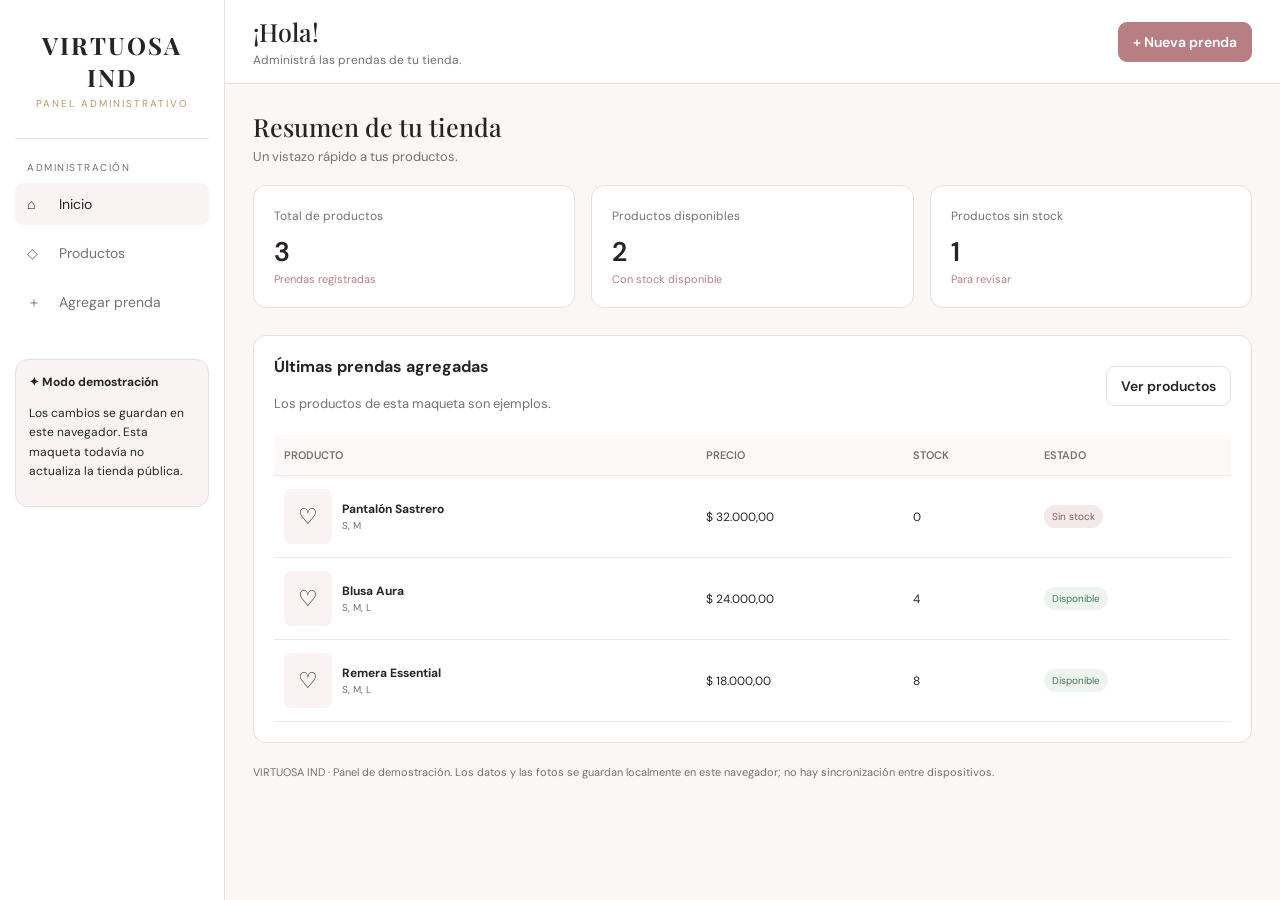
<file: admin.html>
<!DOCTYPE html>
<html lang="es">
  <head>
    <meta charset="UTF-8" />
    <meta name="viewport" content="width=device-width, initial-scale=1.0" />
    <title>Administración | VIRTUOSA IND</title>

    <link rel="preconnect" href="https://fonts.googleapis.com" />
    <link
      href="https://fonts.googleapis.com/css2?family=DM+Sans:wght@400;500;600;700&family=Playfair+Display:wght@400;500;600;700&display=swap"
      rel="stylesheet"
    />

    <style>
      :root {
        --rosa: #ead0d0;
        --rosa-claro: #fbf3f3;
        --rosa-fuerte: #b77f83;
        --dorado: #b69a62;
        --negro: #292323;
        --blanco: #ffffff;
        --fondo: #faf7f6;
        --gris: #77706f;
        --borde: #eadfdd;
        --verde: #46765a;
        --radio: 13px;
      }

      * {
        box-sizing: border-box;
      }

      body {
        margin: 0;
        background: var(--fondo);
        color: var(--negro);
        font-family: 'DM Sans', sans-serif;
        font-size: 14px;
      }

      button,
      input,
      select,
      textarea {
        font: inherit;
      }
      button {
        cursor: pointer;
      }

      .disposicion {
        min-height: 100vh;
        display: grid;
        grid-template-columns: 225px minmax(0, 1fr);
      }

      aside {
        background: var(--blanco);
        border-right: 1px solid var(--borde);
        padding: 24px 15px;
      }

      .marca {
        text-align: center;
        padding: 5px 0 27px;
        border-bottom: 1px solid var(--borde);
        margin-bottom: 22px;
      }

      .marca strong {
        display: block;
        font-family: 'Playfair Display', serif;
        font-size: 24px;
        letter-spacing: 2px;
      }

      .marca span {
        color: var(--dorado);
        font-size: 10px;
        letter-spacing: 2px;
      }

      .etiqueta-menu {
        font-size: 10px;
        color: var(--gris);
        text-transform: uppercase;
        letter-spacing: 1.5px;
        padding: 0 12px;
        margin-bottom: 9px;
      }

      .menu {
        display: grid;
        gap: 7px;
      }

      .menu button {
        width: 100%;
        padding: 12px;
        border: 0;
        border-radius: 9px;
        background: transparent;
        color: var(--gris);
        text-align: left;
      }

      .menu button.activo,
      .menu button:hover {
        background: var(--rosa-claro);
        color: var(--negro);
      }

      .menu .simbolo {
        display: inline-block;
        width: 28px;
      }

      .aviso-demo {
        margin-top: 35px;
        background: var(--rosa-claro);
        border: 1px solid var(--borde);
        border-radius: var(--radio);
        padding: 13px;
        font-size: 12px;
        line-height: 1.6;
      }

      main {
        min-width: 0;
      }

      .barra-superior {
        background: var(--blanco);
        border-bottom: 1px solid var(--borde);
        min-height: 76px;
        padding: 15px 28px;
        display: flex;
        align-items: center;
        justify-content: space-between;
        gap: 15px;
      }

      .barra-superior h1 {
        font-family: 'Playfair Display', serif;
        font-size: 25px;
        font-weight: 500;
        margin: 0;
      }

      .barra-superior p {
        color: var(--gris);
        font-size: 12px;
        margin: 4px 0 0;
      }

      .boton {
        border: 1px solid var(--borde);
        border-radius: 9px;
        background: var(--blanco);
        color: var(--negro);
        padding: 10px 14px;
        font-weight: 600;
      }

      .boton:hover {
        opacity: 0.85;
      }

      .boton-principal {
        background: var(--rosa-fuerte);
        border-color: var(--rosa-fuerte);
        color: white;
      }

      .boton-peligro {
        color: #a34040;
        border-color: #e8cccc;
      }

      .contenido {
        max-width: 1450px;
        margin: auto;
        padding: 26px 28px 45px;
      }

      .encabezado-seccion {
        display: flex;
        justify-content: space-between;
        align-items: center;
        gap: 15px;
        flex-wrap: wrap;
        margin-bottom: 20px;
      }

      .encabezado-seccion h2 {
        font-family: 'Playfair Display', serif;
        font-size: 25px;
        font-weight: 500;
        margin: 0 0 5px;
      }

      .encabezado-seccion p {
        margin: 0;
        color: var(--gris);
        font-size: 13px;
      }

      .estadisticas {
        display: grid;
        grid-template-columns: repeat(3, minmax(0, 1fr));
        gap: 16px;
        margin-bottom: 27px;
      }

      .tarjeta-estadistica {
        padding: 20px;
        background: white;
        border: 1px solid var(--borde);
        border-radius: var(--radio);
      }

      .tarjeta-estadistica span {
        color: var(--gris);
        font-size: 12px;
      }

      .tarjeta-estadistica strong {
        display: block;
        margin-top: 10px;
        font-size: 27px;
        font-weight: 600;
      }

      .tarjeta-estadistica small {
        color: var(--rosa-fuerte);
        font-size: 11px;
      }

      .panel {
        background: white;
        border: 1px solid var(--borde);
        border-radius: var(--radio);
        padding: 20px;
        margin-bottom: 20px;
        min-width: 0;
      }

      .panel h3 {
        font-size: 16px;
        margin: 0 0 16px;
      }

      .controles {
        display: grid;
        grid-template-columns: minmax(150px, 1fr) 190px;
        gap: 12px;
        margin-bottom: 20px;
      }

      input,
      select,
      textarea {
        width: 100%;
        border: 1px solid var(--borde);
        background: white;
        color: var(--negro);
        padding: 11px 12px;
        border-radius: 8px;
        outline-color: var(--rosa-fuerte);
      }

      label {
        display: block;
        font-size: 12px;
        font-weight: 600;
        margin-bottom: 7px;
      }

      .tabla-contenedor {
        width: 100%;
        overflow-x: auto;
      }

      table {
        width: 100%;
        border-collapse: collapse;
        text-align: left;
        white-space: nowrap;
      }

      th {
        font-size: 11px;
        color: var(--gris);
        font-weight: 600;
        background: #fcf9f8;
      }

      th,
      td {
        padding: 13px 10px;
        border-bottom: 1px solid #f0e8e6;
      }

      td {
        font-size: 12px;
      }

      .producto-tabla {
        display: flex;
        align-items: center;
        gap: 10px;
        white-space: normal;
        min-width: 160px;
      }

      .miniatura {
        width: 48px;
        height: 55px;
        border-radius: 7px;
        background: var(--rosa-claro);
        object-fit: cover;
        flex-shrink: 0;
      }

      .miniatura-vacia {
        display: grid;
        place-items: center;
        font-size: 22px;
      }

      .producto-tabla strong {
        display: block;
      }
      .producto-tabla small {
        color: var(--gris);
      }

      .estado {
        display: inline-block;
        padding: 5px 8px;
        border-radius: 20px;
        font-size: 10px;
        background: #f4e9e9;
        color: #875c60;
      }

      .estado-disponible {
        background: #edf4ee;
        color: #46765a;
      }

      .acciones-tabla {
        display: flex;
        gap: 6px;
      }

      .boton-mini {
        border: 1px solid var(--borde);
        background: white;
        border-radius: 7px;
        padding: 7px 9px;
        font-size: 11px;
      }

      .oculto {
        display: none !important;
      }

      .formulario-grid {
        display: grid;
        grid-template-columns: repeat(2, minmax(0, 1fr));
        gap: 16px;
      }

      .campo-completo {
        grid-column: 1 / -1;
      }

      .campo {
        min-width: 0;
      }

      .campo small {
        display: block;
        color: var(--gris);
        font-size: 11px;
        margin-top: 6px;
      }

      .campo textarea {
        min-height: 80px;
        resize: vertical;
      }

      .precio-con-simbolo {
        display: flex;
        border: 1px solid var(--borde);
        border-radius: 8px;
        overflow: hidden;
      }

      .precio-con-simbolo span {
        background: var(--rosa-claro);
        padding: 11px 13px;
        border-right: 1px solid var(--borde);
      }

      .precio-con-simbolo input {
        border: 0;
        border-radius: 0;
      }

      .zona-foto {
        border: 1px dashed #d7b8b9;
        background: #fffafa;
        border-radius: 11px;
        padding: 17px;
        text-align: center;
      }

      .zona-foto img {
        max-width: 170px;
        max-height: 190px;
        object-fit: contain;
        display: block;
        margin: 0 auto 12px;
        border-radius: 8px;
      }

      .zona-foto input {
        margin-top: 12px;
      }

      .opciones-talles,
      .opciones-colores {
        display: flex;
        flex-wrap: wrap;
        gap: 8px;
      }

      .opcion-check {
        display: inline-flex;
        align-items: center;
        gap: 6px;
        background: #fcf8f7;
        border: 1px solid var(--borde);
        border-radius: 8px;
        padding: 9px 11px;
        font-size: 12px;
        cursor: pointer;
      }

      .opcion-check input {
        width: auto;
        margin: 0;
        accent-color: var(--rosa-fuerte);
      }

      .pie-formulario {
        display: flex;
        gap: 10px;
        justify-content: flex-end;
        flex-wrap: wrap;
        margin-top: 22px;
      }

      .mensaje-vacio {
        padding: 32px 15px;
        text-align: center;
        color: var(--gris);
      }

      .mensaje-vacio strong {
        display: block;
        color: var(--negro);
        margin-bottom: 6px;
      }

      .nota {
        color: var(--gris);
        font-size: 11px;
        line-height: 1.7;
      }

      .notificacion {
        position: fixed;
        bottom: 20px;
        left: 50%;
        transform: translateX(-50%);
        background: var(--negro);
        color: white;
        padding: 13px 18px;
        border-radius: 10px;
        box-shadow: 0 5px 25px #0002;
        z-index: 10;
        max-width: calc(100% - 30px);
        text-align: center;
      }

      @media (max-width: 800px) {
        .disposicion {
          grid-template-columns: 1fr;
        }

        aside {
          padding: 14px;
          border-right: 0;
          border-bottom: 1px solid var(--borde);
        }

        .marca {
          padding: 4px 0 12px;
          margin-bottom: 12px;
        }

        .marca strong {
          font-size: 21px;
        }

        .menu {
          display: flex;
          gap: 6px;
          overflow-x: auto;
        }

        .menu button {
          width: auto;
          flex-shrink: 0;
          padding: 10px;
          font-size: 12px;
        }

        .menu .simbolo {
          width: auto;
          margin-right: 5px;
        }
        .etiqueta-menu,
        .aviso-demo {
          display: none;
        }

        .barra-superior {
          padding: 15px;
        }
        .barra-superior h1 {
          font-size: 21px;
        }

        .contenido {
          padding: 20px 14px 35px;
        }
        .estadisticas {
          gap: 8px;
        }
        .tarjeta-estadistica {
          padding: 13px 10px;
        }
        .tarjeta-estadistica strong {
          font-size: 22px;
        }
        .tarjeta-estadistica span {
          font-size: 11px;
        }
        .tarjeta-estadistica small {
          font-size: 10px;
        }

        .panel {
          padding: 14px;
        }
      }

      @media (max-width: 480px) {
        .controles {
          grid-template-columns: 1fr;
        }
        .formulario-grid {
          grid-template-columns: 1fr;
        }
        .campo-completo {
          grid-column: auto;
        }
        .estadisticas {
          grid-template-columns: 1fr;
        }
        .tarjeta-estadistica strong {
          margin-top: 5px;
        }
        .barra-superior .boton {
          padding: 9px;
          font-size: 11px;
        }
      }
    </style>
  </head>

  <body>
    <div class="disposicion">
      <aside>
        <div class="marca">
          <strong>VIRTUOSA IND</strong>
          <span>PANEL ADMINISTRATIVO</span>
        </div>

        <div class="etiqueta-menu">Administración</div>

        <nav class="menu">
          <button class="activo" data-vista="inicio">
            <span class="simbolo">⌂</span> Inicio
          </button>
          <button data-vista="productos">
            <span class="simbolo">◇</span> Productos
          </button>
          <button data-vista="formulario">
            <span class="simbolo">＋</span> Agregar prenda
          </button>
        </nav>

        <div class="aviso-demo">
          <strong>✦ Modo demostración</strong>
          <p>
            Los cambios se guardan en este navegador. Esta maqueta todavía no
            actualiza la tienda pública.
          </p>
        </div>
      </aside>

      <main>
        <header class="barra-superior">
          <div>
            <h1 id="titulo-pagina">¡Hola!</h1>
            <p>Administrá las prendas de tu tienda.</p>
          </div>
          <button class="boton boton-principal" id="nuevo-desde-header">
            + Nueva prenda
          </button>
        </header>

        <div class="contenido">
          <!-- INICIO -->
          <section id="vista-inicio">
            <div class="encabezado-seccion">
              <div>
                <h2>Resumen de tu tienda</h2>
                <p>Un vistazo rápido a tus productos.</p>
              </div>
            </div>

            <div class="estadisticas">
              <div class="tarjeta-estadistica">
                <span>Total de productos</span>
                <strong id="total-productos">0</strong>
                <small>Prendas registradas</small>
              </div>

              <div class="tarjeta-estadistica">
                <span>Productos disponibles</span>
                <strong id="disponibles">0</strong>
                <small>Con stock disponible</small>
              </div>

              <div class="tarjeta-estadistica">
                <span>Productos sin stock</span>
                <strong id="agotados">0</strong>
                <small>Para revisar</small>
              </div>
            </div>

            <div class="panel">
              <div class="encabezado-seccion">
                <div>
                  <h3>Últimas prendas agregadas</h3>
                  <p class="nota">
                    Los productos de esta maqueta son ejemplos.
                  </p>
                </div>
                <button class="boton" data-ir="productos">Ver productos</button>
              </div>

              <div class="tabla-contenedor">
                <table>
                  <thead>
                    <tr>
                      <th>PRODUCTO</th>
                      <th>PRECIO</th>
                      <th>STOCK</th>
                      <th>ESTADO</th>
                    </tr>
                  </thead>
                  <tbody id="ultimos-productos"></tbody>
                </table>
              </div>
            </div>
          </section>

          <!-- PRODUCTOS -->
          <section id="vista-productos" class="oculto">
            <div class="encabezado-seccion">
              <div>
                <h2>Mis productos</h2>
                <p>Consultá y administrá las prendas de la tienda.</p>
              </div>
              <button class="boton boton-principal" id="nuevo-desde-lista">
                + Agregar producto
              </button>
            </div>

            <div class="panel">
              <div class="controles">
                <input
                  id="busqueda"
                  type="search"
                  placeholder="Buscar una prenda..."
                />
                <select id="filtro-categoria">
                  <option value="">Todas las categorías</option>
                  <option>Remeras</option>
                  <option>Blusas</option>
                  <option>Pantalones</option>
                  <option>Conjuntos</option>
                  <option>Vestidos</option>
                  <option>Otros</option>
                </select>
              </div>

              <div class="tabla-contenedor">
                <table>
                  <thead>
                    <tr>
                      <th>PRODUCTO</th>
                      <th>CATEGORÍA</th>
                      <th>PRECIO</th>
                      <th>STOCK</th>
                      <th>ESTADO</th>
                      <th>ACCIONES</th>
                    </tr>
                  </thead>
                  <tbody id="lista-productos"></tbody>
                </table>
              </div>

              <div class="mensaje-vacio oculto" id="sin-resultados">
                <strong>No encontramos productos</strong>
                Probá con otra búsqueda o agregá una prenda nueva.
              </div>
            </div>
          </section>

          <!-- FORMULARIO -->
          <section id="vista-formulario" class="oculto">
            <div class="encabezado-seccion">
              <div>
                <h2 id="titulo-formulario">Agregar una prenda</h2>
                <p>Completá la información del producto.</p>
              </div>
            </div>

            <form id="form-producto" class="panel">
              <input type="hidden" id="producto-id" />

              <div class="formulario-grid">
                <div class="campo">
                  <label for="nombre">Nombre de la prenda *</label>
                  <input
                    id="nombre"
                    required
                    maxlength="100"
                    placeholder="Ej. Remera Essential"
                  />
                </div>

                <div class="campo">
                  <label for="categoria">Categoría *</label>
                  <select id="categoria" required>
                    <option value="">Seleccionar categoría</option>
                    <option>Remeras</option>
                    <option>Blusas</option>
                    <option>Pantalones</option>
                    <option>Conjuntos</option>
                    <option>Vestidos</option>
                    <option>Otros</option>
                  </select>
                </div>

                <div class="campo">
                  <label for="precio">Precio de venta *</label>
                  <div class="precio-con-simbolo">
                    <span>$</span>
                    <input
                      id="precio"
                      type="number"
                      min="1"
                      step="0.01"
                      required
                      placeholder="18000"
                    />
                  </div>
                </div>

                <div class="campo">
                  <label for="stock">Cantidad disponible *</label>
                  <input
                    id="stock"
                    type="number"
                    min="0"
                    step="1"
                    required
                    value="1"
                  />
                  <small
                    >Ingresá la cantidad total disponible de esta prenda.</small
                  >
                </div>

                <div class="campo campo-completo">
                  <label>Talles disponibles</label>
                  <div class="opciones-talles">
                    <label class="opcion-check"
                      ><input type="checkbox" name="talles" value="XS" />
                      XS</label
                    >
                    <label class="opcion-check"
                      ><input type="checkbox" name="talles" value="S" />
                      S</label
                    >
                    <label class="opcion-check"
                      ><input type="checkbox" name="talles" value="M" />
                      M</label
                    >
                    <label class="opcion-check"
                      ><input type="checkbox" name="talles" value="L" />
                      L</label
                    >
                    <label class="opcion-check"
                      ><input type="checkbox" name="talles" value="XL" />
                      XL</label
                    >
                    <label class="opcion-check"
                      ><input type="checkbox" name="talles" value="Único" />
                      Único</label
                    >
                  </div>
                </div>

                <div class="campo campo-completo">
                  <label>Colores disponibles</label>
                  <div class="opciones-colores">
                    <label class="opcion-check"
                      ><input type="checkbox" name="colores" value="Negro" />
                      Negro</label
                    >
                    <label class="opcion-check"
                      ><input type="checkbox" name="colores" value="Blanco" />
                      Blanco</label
                    >
                    <label class="opcion-check"
                      ><input type="checkbox" name="colores" value="Rosa" />
                      Rosa</label
                    >
                    <label class="opcion-check"
                      ><input type="checkbox" name="colores" value="Beige" />
                      Beige</label
                    >
                    <label class="opcion-check"
                      ><input type="checkbox" name="colores" value="Marrón" />
                      Marrón</label
                    >
                    <label class="opcion-check"
                      ><input type="checkbox" name="colores" value="Azul" />
                      Azul</label
                    >
                    <label class="opcion-check"
                      ><input type="checkbox" name="colores" value="Otro" />
                      Otro</label
                    >
                  </div>
                </div>

                <div class="campo campo-completo">
                  <label for="descripcion">Descripción de la prenda</label>
                  <textarea
                    id="descripcion"
                    placeholder="Material, calce, detalles y recomendaciones..."
                  ></textarea>
                </div>

                <div class="campo campo-completo">
                  <label>Fotografía del producto</label>
                  <div class="zona-foto">
                    <div id="foto-vacia">
                      <span style="font-size: 32px">♡</span>
                      <p>Elegí una foto de la prenda.</p>
                    </div>
                    <img
                      id="vista-foto"
                      class="oculto"
                      alt="Vista previa de la prenda"
                    />
                    <input id="foto" type="file" accept="image/*" />
                    <button
                      class="boton boton-peligro oculto"
                      type="button"
                      id="quitar-foto"
                    >
                      Quitar fotografía
                    </button>
                  </div>
                  <small class="nota">
                    Para esta maqueta, la imagen se reduce antes de guardarse en
                    el navegador.
                  </small>
                </div>
              </div>

              <div class="pie-formulario">
                <button class="boton" type="button" id="cancelar">
                  Cancelar
                </button>
                <button class="boton boton-principal" type="submit">
                  Guardar producto
                </button>
              </div>
            </form>
          </section>

          <p class="nota">
            VIRTUOSA IND · Panel de demostración. Los datos y las fotos se
            guardan localmente en este navegador; no hay sincronización entre
            dispositivos.
          </p>
        </div>
      </main>
    </div>

    <div id="notificacion" class="notificacion oculto" role="status"></div>

    <script>
      const CLAVE = 'virtuosaAdminDemoV1'

      const ejemplos = [
        {
          id: 'ejemplo-1',
          nombre: 'Remera Essential',
          categoria: 'Remeras',
          precio: 18000,
          stock: 8,
          talles: ['S', 'M', 'L'],
          colores: ['Blanco', 'Negro'],
          descripcion: 'Remera básica para todos los días.',
          foto: ''
        },
        {
          id: 'ejemplo-2',
          nombre: 'Blusa Aura',
          categoria: 'Blusas',
          precio: 24000,
          stock: 4,
          talles: ['S', 'M', 'L'],
          colores: ['Blanco', 'Rosa'],
          descripcion: 'Blusa delicada con un estilo elegante.',
          foto: ''
        },
        {
          id: 'ejemplo-3',
          nombre: 'Pantalón Sastrero',
          categoria: 'Pantalones',
          precio: 32000,
          stock: 0,
          talles: ['S', 'M'],
          colores: ['Negro', 'Beige'],
          descripcion: 'Pantalón de estilo sastrero.',
          foto: ''
        }
      ]

      let productos = cargarProductos()
      let fotoActual = ''
      let avisoTimer

      const $ = id => document.getElementById(id)

      function cargarProductos() {
        try {
          const guardados = localStorage.getItem(CLAVE)
          return guardados
            ? JSON.parse(guardados)
            : ejemplos.map(p => ({ ...p }))
        } catch {
          return ejemplos.map(p => ({ ...p }))
        }
      }

      function guardarProductos() {
        try {
          localStorage.setItem(CLAVE, JSON.stringify(productos))
          return true
        } catch {
          notificar('No se pudo guardar. La imagen puede ser demasiado grande.')
          return false
        }
      }

      function moneda(valor) {
        return new Intl.NumberFormat('es-AR', {
          style: 'currency',
          currency: 'ARS',
          maximumFractionDigits: 2
        }).format(valor)
      }

      function notificar(mensaje) {
        const elemento = $('notificacion')
        elemento.textContent = mensaje
        elemento.classList.remove('oculto')
        clearTimeout(avisoTimer)
        avisoTimer = setTimeout(() => elemento.classList.add('oculto'), 3000)
      }

      function cambiarVista(vista) {
        ;['inicio', 'productos', 'formulario'].forEach(nombre => {
          $('vista-' + nombre).classList.toggle('oculto', nombre !== vista)
        })

        document.querySelectorAll('[data-vista]').forEach(boton => {
          boton.classList.toggle('activo', boton.dataset.vista === vista)
        })

        const titulos = {
          inicio: '¡Hola!',
          productos: 'Mis productos',
          formulario: $('producto-id').value
            ? 'Editar producto'
            : 'Nueva prenda'
        }

        $('titulo-pagina').textContent = titulos[vista]
        window.scrollTo({ top: 0, behavior: 'smooth' })
      }

      function miniatura(producto) {
        if (producto.foto) {
          return `<img class="miniatura" src="${producto.foto}" alt="">`
        }

        return `<div class="miniatura miniatura-vacia">♡</div>`
      }

      function estado(producto) {
        return producto.stock > 0
          ? '<span class="estado estado-disponible">Disponible</span>'
          : '<span class="estado">Sin stock</span>'
      }

      function textoSeguro(texto) {
        return String(texto ?? '').replace(
          /[&<>"']/g,
          caracter =>
            ({
              '&': '&amp;',
              '<': '&lt;',
              '>': '&gt;',
              '"': '&quot;',
              "'": '&#39;'
            }[caracter])
        )
      }

      function fila(producto, conAcciones = false) {
        return `
        <tr>
          <td>
            <div class="producto-tabla">
              ${miniatura(producto)}
              <div>
                <strong>${textoSeguro(producto.nombre)}</strong>
                <small>${textoSeguro(
                  producto.talles.join(', ') || 'Sin talles'
                )}</small>
              </div>
            </div>
          </td>
          ${conAcciones ? `<td>${textoSeguro(producto.categoria)}</td>` : ''}
          <td>${moneda(producto.precio)}</td>
          <td>${producto.stock}</td>
          <td>${estado(producto)}</td>
          ${
            conAcciones
              ? `
            <td>
              <div class="acciones-tabla">
                <button class="boton-mini" data-editar="${producto.id}">Editar</button>
                <button class="boton-mini" data-eliminar="${producto.id}">Eliminar</button>
              </div>
            </td>`
              : ''
          }
        </tr>
      `
      }

      function renderizar() {
        $('total-productos').textContent = productos.length
        $('disponibles').textContent = productos.filter(p => p.stock > 0).length
        $('agotados').textContent = productos.filter(p => p.stock === 0).length

        const recientes = [...productos].slice(-4).reverse()
        $('ultimos-productos').innerHTML = recientes.length
          ? recientes.map(p => fila(p)).join('')
          : `<tr><td colspan="4">Todavía no hay productos.</td></tr>`

        const busqueda = $('busqueda').value.trim().toLowerCase()
        const categoria = $('filtro-categoria').value

        const filtrados = productos.filter(
          p =>
            p.nombre.toLowerCase().includes(busqueda) &&
            (!categoria || p.categoria === categoria)
        )

        $('lista-productos').innerHTML = filtrados
          .map(p => fila(p, true))
          .join('')

        $('sin-resultados').classList.toggle('oculto', filtrados.length > 0)
      }

      function marcarOpciones(nombre, valores) {
        document.querySelectorAll(`input[name="${nombre}"]`).forEach(input => {
          input.checked = valores.includes(input.value)
        })
      }

      function obtenerOpciones(nombre) {
        return [
          ...document.querySelectorAll(`input[name="${nombre}"]:checked`)
        ].map(input => input.value)
      }

      function abrirFormulario(producto = null) {
        $('form-producto').reset()
        $('producto-id').value = producto?.id || ''
        $('titulo-formulario').textContent = producto
          ? 'Editar prenda'
          : 'Agregar una prenda'
        $('stock').value = producto ? producto.stock : 1

        fotoActual = producto?.foto || ''
        actualizarFoto()

        marcarOpciones('talles', producto?.talles || [])
        marcarOpciones('colores', producto?.colores || [])

        if (producto) {
          $('nombre').value = producto.nombre
          $('categoria').value = producto.categoria
          $('precio').value = producto.precio
          $('stock').value = producto.stock
          $('descripcion').value = producto.descripcion || ''
        }

        $('titulo-pagina').textContent = producto
          ? 'Editar producto'
          : 'Nueva prenda'
        cambiarVista('formulario')
        $('titulo-pagina').textContent = producto
          ? 'Editar producto'
          : 'Nueva prenda'
      }

      function actualizarFoto() {
        const img = $('vista-foto')
        const vacia = $('foto-vacia')
        const quitar = $('quitar-foto')

        if (fotoActual) {
          img.src = fotoActual
          img.classList.remove('oculto')
          vacia.classList.add('oculto')
          quitar.classList.remove('oculto')
        } else {
          img.removeAttribute('src')
          img.classList.add('oculto')
          vacia.classList.remove('oculto')
          quitar.classList.add('oculto')
        }
      }

      function reducirImagen(archivo) {
        return new Promise((resolve, reject) => {
          if (!archivo.type.startsWith('image/')) {
            reject(new Error('El archivo seleccionado no es una imagen.'))
            return
          }

          const lector = new FileReader()

          lector.onerror = () => reject(new Error('No se pudo leer la imagen.'))

          lector.onload = () => {
            const img = new Image()

            img.onerror = () => reject(new Error('No se pudo abrir la imagen.'))

            img.onload = () => {
              const maximo = 700
              const escala = Math.min(
                1,
                maximo / Math.max(img.width, img.height)
              )
              const canvas = document.createElement('canvas')

              canvas.width = Math.round(img.width * escala)
              canvas.height = Math.round(img.height * escala)

              const contexto = canvas.getContext('2d')
              contexto.drawImage(img, 0, 0, canvas.width, canvas.height)

              resolve(canvas.toDataURL('image/jpeg', 0.75))
            }

            img.src = lector.result
          }

          lector.readAsDataURL(archivo)
        })
      }

      document.querySelectorAll('[data-vista]').forEach(boton => {
        boton.addEventListener('click', () => cambiarVista(boton.dataset.vista))
      })

      document.querySelectorAll('[data-ir]').forEach(boton => {
        boton.addEventListener('click', () => cambiarVista(boton.dataset.ir))
      })

      $('nuevo-desde-header').addEventListener('click', () => abrirFormulario())
      $('nuevo-desde-lista').addEventListener('click', () => abrirFormulario())
      $('cancelar').addEventListener('click', () => cambiarVista('productos'))

      $('busqueda').addEventListener('input', renderizar)
      $('filtro-categoria').addEventListener('change', renderizar)

      $('lista-productos').addEventListener('click', evento => {
        const editar = evento.target.closest('[data-editar]')
        const eliminar = evento.target.closest('[data-eliminar]')

        if (editar) {
          const producto = productos.find(p => p.id === editar.dataset.editar)
          if (producto) abrirFormulario(producto)
        }

        if (eliminar) {
          const producto = productos.find(
            p => p.id === eliminar.dataset.eliminar
          )
          if (!producto) return

          if (confirm(`¿Querés eliminar "${producto.nombre}" de la maqueta?`)) {
            productos = productos.filter(p => p.id !== producto.id)
            if (guardarProductos()) {
              renderizar()
              notificar('Producto eliminado.')
            }
          }
        }
      })

      $('foto').addEventListener('change', async evento => {
        const archivo = evento.target.files[0]
        if (!archivo) return

        if (archivo.size > 12 * 1024 * 1024) {
          notificar('La imagen debe pesar menos de 12 MB.')
          evento.target.value = ''
          return
        }

        try {
          fotoActual = await reducirImagen(archivo)
          actualizarFoto()
          notificar('Fotografía cargada.')
        } catch (error) {
          notificar(error.message || 'No se pudo cargar la foto.')
        }
      })

      $('quitar-foto').addEventListener('click', () => {
        fotoActual = ''
        $('foto').value = ''
        actualizarFoto()
      })

      $('form-producto').addEventListener('submit', evento => {
        evento.preventDefault()

        const id = $('producto-id').value
        const producto = {
          id:
            id ||
            (crypto.randomUUID ? crypto.randomUUID() : String(Date.now())),
          nombre: $('nombre').value.trim(),
          categoria: $('categoria').value,
          precio: Number($('precio').value),
          stock: Number($('stock').value),
          talles: obtenerOpciones('talles'),
          colores: obtenerOpciones('colores'),
          descripcion: $('descripcion').value.trim(),
          foto: fotoActual
        }

        if (
          !producto.nombre ||
          !producto.categoria ||
          !Number.isFinite(producto.precio) ||
          producto.precio <= 0 ||
          !Number.isInteger(producto.stock) ||
          producto.stock < 0
        ) {
          notificar('Revisá el nombre, la categoría, el precio y el stock.')
          return
        }

        const anteriores = [...productos]

        if (id) {
          productos = productos.map(p => (p.id === id ? producto : p))
        } else {
          productos.push(producto)
        }

        if (!guardarProductos()) {
          productos = anteriores
          return
        }

        renderizar()
        cambiarVista('productos')
        notificar(id ? 'Producto actualizado.' : 'Producto agregado.')
      })

      renderizar()
    </script>
  </body>
</html>
</file>
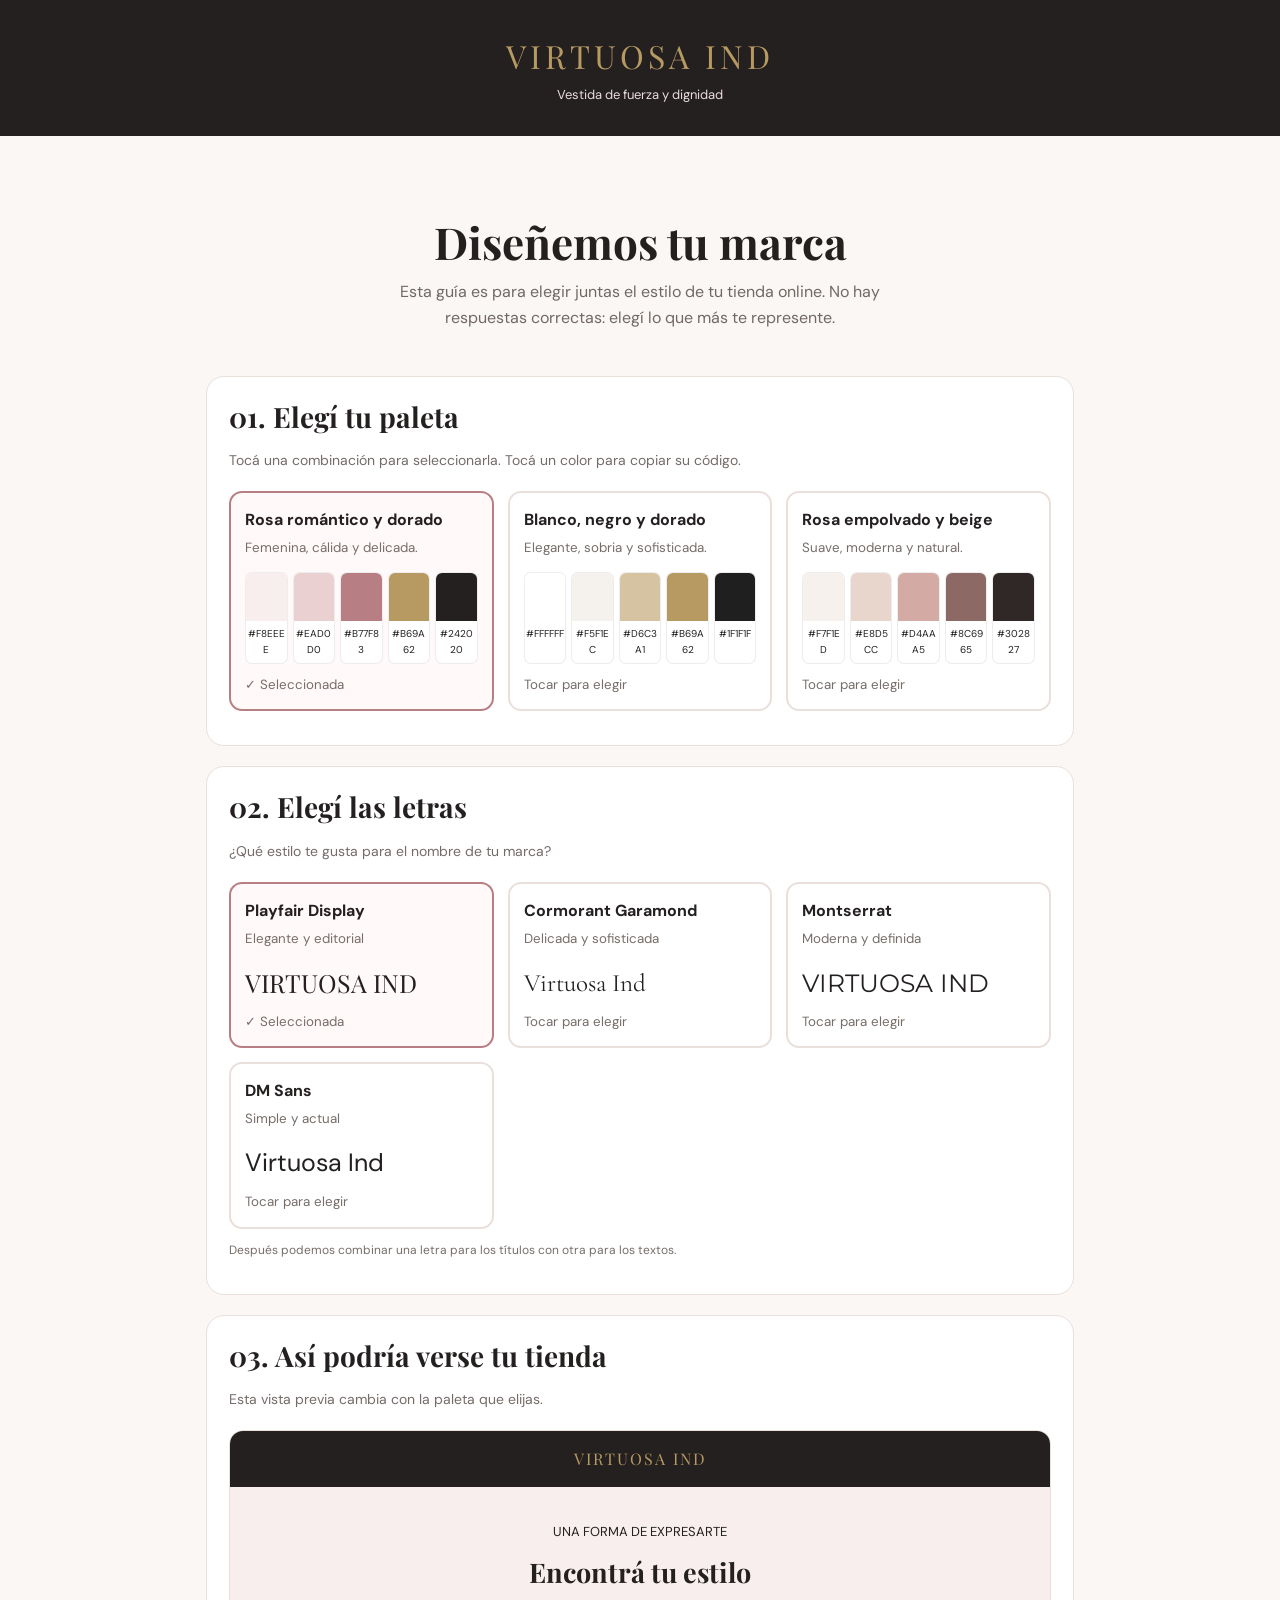
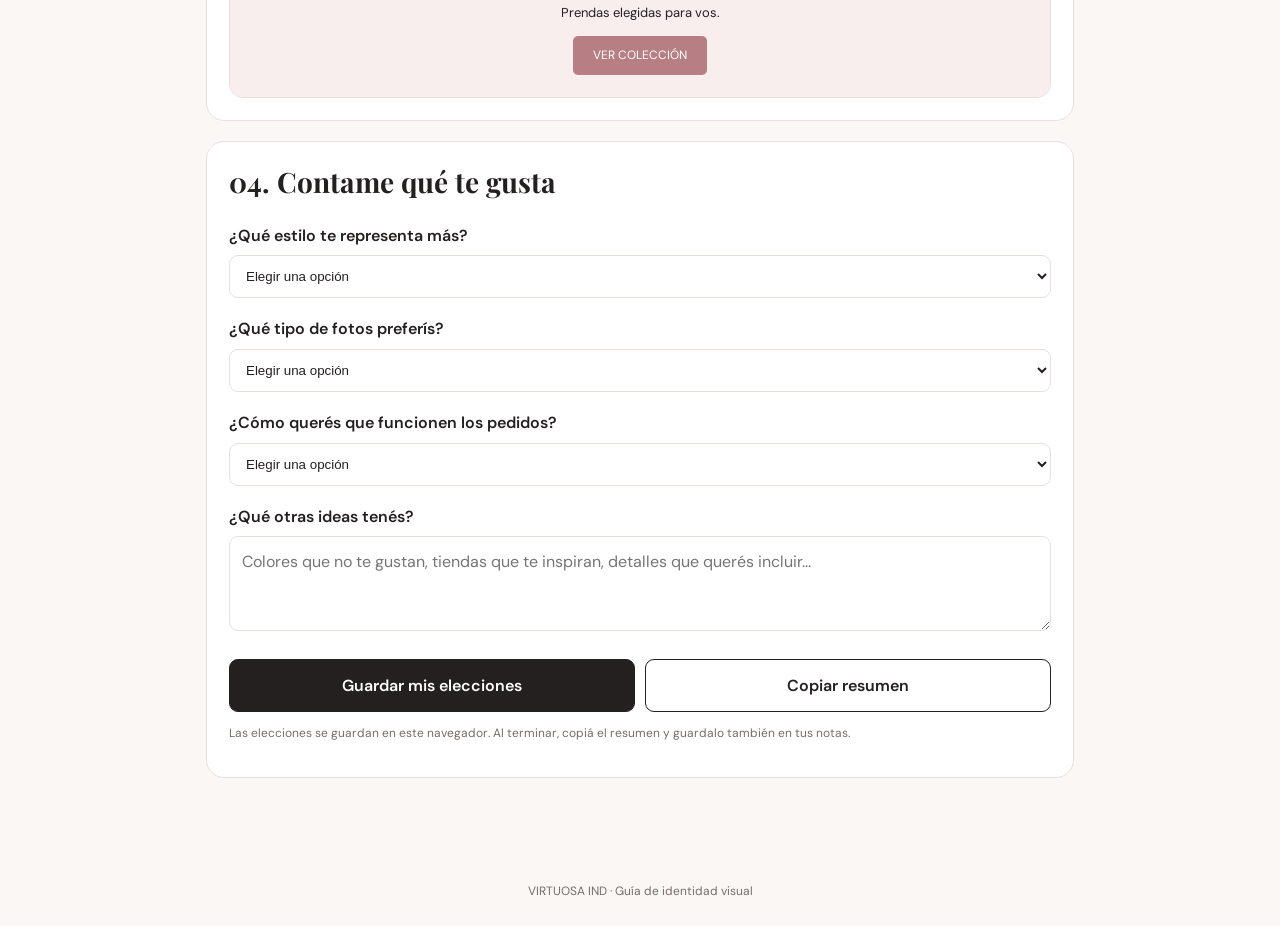
<file: guia-visual.html>
<!DOCTYPE html>
<html lang="es">
  <head>
    <meta charset="UTF-8" />
    <meta name="viewport" content="width=device-width, initial-scale=1.0" />
    <title>Identidad visual | VIRTUOSA IND</title>

    <link rel="preconnect" href="https://fonts.googleapis.com" />
    <link rel="preconnect" href="https://fonts.gstatic.com" crossorigin />
    <link
      href="https://fonts.googleapis.com/css2?family=Cormorant+Garamond:wght@400;500;600&family=DM+Sans:wght@400;500;600;700&family=Montserrat:wght@400;500;600;700&family=Playfair+Display:wght@400;500;600;700&display=swap"
      rel="stylesheet"
    />

    <style>
      :root {
        --rosa: #ead0d0;
        --rosa-claro: #f8eeee;
        --rosa-fuerte: #b77f83;
        --dorado: #b69a62;
        --negro: #242020;
        --blanco: #fffdfb;
        --borde: #e9e0dc;
      }

      * {
        box-sizing: border-box;
      }

      body {
        margin: 0;
        background: #faf7f5;
        color: var(--negro);
        font-family: 'DM Sans', sans-serif;
        line-height: 1.6;
      }

      button,
      textarea {
        font: inherit;
      }

      header {
        padding: 30px 20px;
        text-align: center;
        background: var(--negro);
        color: white;
      }

      .marca {
        color: var(--dorado);
        font-family: 'Playfair Display', serif;
        font-size: 32px;
        letter-spacing: 4px;
      }

      header p {
        margin: 4px 0 0;
        color: #e9dcdc;
        font-size: 13px;
      }

      main {
        width: min(900px, 100%);
        margin: auto;
        padding: 24px 16px 60px;
      }

      .introduccion {
        text-align: center;
        padding: 25px 0;
      }

      h1,
      h2,
      h3 {
        line-height: 1.25;
      }

      h1 {
        font-family: 'Playfair Display', serif;
        font-size: clamp(30px, 6vw, 44px);
        margin-bottom: 10px;
      }

      h2 {
        font-family: 'Playfair Display', serif;
        font-size: 28px;
        margin-top: 0;
      }

      .introduccion p {
        color: #716866;
        max-width: 560px;
        margin: auto;
      }

      section {
        background: white;
        border: 1px solid var(--borde);
        border-radius: 18px;
        padding: 22px;
        margin: 20px 0;
      }

      .subtitulo {
        color: #756b68;
        font-size: 14px;
        margin-top: -8px;
        margin-bottom: 20px;
      }

      .opciones {
        display: grid;
        grid-template-columns: repeat(auto-fit, minmax(220px, 1fr));
        gap: 14px;
      }

      .opcion {
        display: block;
        text-align: left;
        padding: 14px;
        border: 2px solid var(--borde);
        border-radius: 13px;
        background: white;
        color: var(--negro);
        cursor: pointer;
        min-width: 0;
      }

      .opcion.seleccionada {
        border-color: var(--rosa-fuerte);
        background: #fff9f9;
      }

      .opcion strong {
        display: block;
      }

      .opcion small {
        display: block;
        color: #766d69;
        margin-top: 4px;
      }

      .muestras {
        display: flex;
        gap: 5px;
        margin: 14px 0 10px;
      }

      .muestra {
        flex: 1;
        min-width: 0;
        border: 1px solid #00000012;
        border-radius: 7px;
        overflow: hidden;
        cursor: pointer;
        padding: 0;
        background: white;
      }

      .cuadro-color {
        display: block;
        height: 48px;
      }

      .hex {
        display: block;
        font-size: 10px;
        padding: 5px 1px;
        text-align: center;
        overflow-wrap: anywhere;
      }

      .ayuda {
        font-size: 12px;
        color: #766d69;
      }

      .vista-tipografia {
        padding: 14px 0 4px;
        font-size: 25px;
        overflow-wrap: anywhere;
      }

      .muestra-playfair {
        font-family: 'Playfair Display', serif;
      }
      .muestra-cormorant {
        font-family: 'Cormorant Garamond', serif;
      }
      .muestra-montserrat {
        font-family: 'Montserrat', sans-serif;
      }
      .muestra-dm {
        font-family: 'DM Sans', sans-serif;
      }

      .preview {
        margin-top: 18px;
        border: 1px solid var(--borde);
        border-radius: 14px;
        overflow: hidden;
      }

      .preview-barra {
        padding: 15px;
        text-align: center;
        background: var(--negro);
        color: white;
        letter-spacing: 3px;
        font-family: 'Playfair Display', serif;
      }

      .preview-contenido {
        padding: 22px 15px;
        text-align: center;
        background: var(--rosa-claro);
      }

      .preview-contenido h3 {
        font-family: 'Playfair Display', serif;
        font-size: 27px;
        margin: 5px 0;
      }

      .preview-contenido p {
        font-size: 13px;
      }

      .boton-demo {
        display: inline-block;
        background: var(--rosa-fuerte);
        color: white;
        border-radius: 5px;
        padding: 10px 20px;
        font-size: 12px;
      }

      .pregunta {
        margin: 18px 0;
      }

      .pregunta label {
        display: block;
        font-weight: 600;
        margin-bottom: 7px;
      }

      select,
      textarea {
        width: 100%;
        border: 1px solid var(--borde);
        border-radius: 9px;
        padding: 12px;
        background: white;
        color: var(--negro);
      }

      textarea {
        min-height: 95px;
        resize: vertical;
      }

      .acciones {
        display: grid;
        grid-template-columns: 1fr 1fr;
        gap: 10px;
        margin-top: 20px;
      }

      .accion {
        padding: 13px 10px;
        border-radius: 9px;
        border: 1px solid var(--negro);
        background: white;
        color: var(--negro);
        font-weight: 600;
        cursor: pointer;
      }

      .accion.principal {
        background: var(--negro);
        color: white;
      }

      #resultado {
        white-space: pre-wrap;
        overflow-wrap: anywhere;
        margin-top: 16px;
        padding: 15px;
        border-radius: 10px;
        background: var(--rosa-claro);
        font-size: 14px;
        display: none;
      }

      footer {
        text-align: center;
        padding: 24px;
        color: #766d69;
        font-size: 12px;
      }

      @media (max-width: 480px) {
        section {
          padding: 16px;
        }
        .acciones {
          grid-template-columns: 1fr;
        }
        .cuadro-color {
          height: 40px;
        }
        .hex {
          font-size: 9px;
        }
      }
    </style>
  </head>

  <body>
    <header>
      <div class="marca">VIRTUOSA IND</div>
      <p>Vestida de fuerza y dignidad</p>
    </header>

    <main>
      <div class="introduccion">
        <h1>Diseñemos tu marca</h1>
        <p>
          Esta guía es para elegir juntas el estilo de tu tienda online. No hay
          respuestas correctas: elegí lo que más te represente.
        </p>
      </div>

      <section>
        <h2>01. Elegí tu paleta</h2>
        <p class="subtitulo">
          Tocá una combinación para seleccionarla. Tocá un color para copiar su
          código.
        </p>

        <div class="opciones" id="paletas"></div>
        <p class="ayuda" id="mensaje-color" aria-live="polite"></p>
      </section>

      <section>
        <h2>02. Elegí las letras</h2>
        <p class="subtitulo">
          ¿Qué estilo te gusta para el nombre de tu marca?
        </p>

        <div class="opciones" id="fuentes"></div>
        <p class="ayuda">
          Después podemos combinar una letra para los títulos con otra para los
          textos.
        </p>
      </section>

      <section>
        <h2>03. Así podría verse tu tienda</h2>
        <p class="subtitulo">
          Esta vista previa cambia con la paleta que elijas.
        </p>

        <div class="preview" id="preview">
          <div class="preview-barra" id="preview-marca">VIRTUOSA IND</div>
          <div class="preview-contenido" id="preview-fondo">
            <p>UNA FORMA DE EXPRESARTE</p>
            <h3>Encontrá tu estilo</h3>
            <p>Prendas elegidas para vos.</p>
            <span class="boton-demo" id="preview-boton">VER COLECCIÓN</span>
          </div>
        </div>
      </section>

      <section>
        <h2>04. Contame qué te gusta</h2>

        <div class="pregunta">
          <label for="estilo">¿Qué estilo te representa más?</label>
          <select id="estilo">
            <option value="">Elegir una opción</option>
            <option>Elegante y sofisticado</option>
            <option>Femenino y delicado</option>
            <option>Moderno y minimalista</option>
            <option>Juvenil y llamativo</option>
            <option>Natural y sencillo</option>
          </select>
        </div>

        <div class="pregunta">
          <label for="fotos">¿Qué tipo de fotos preferís?</label>
          <select id="fotos">
            <option value="">Elegir una opción</option>
            <option>Prendas con fondo blanco</option>
            <option>Modelos usando las prendas</option>
            <option>Fotos estilo editorial</option>
            <option>Una mezcla de todas</option>
          </select>
        </div>

        <div class="pregunta">
          <label for="carrito">¿Cómo querés que funcionen los pedidos?</label>
          <select id="carrito">
            <option value="">Elegir una opción</option>
            <option>Carrito y pedido final por WhatsApp</option>
            <option>Consultar cada prenda por WhatsApp</option>
            <option>Carrito con pago online en el futuro</option>
          </select>
        </div>

        <div class="pregunta">
          <label for="referencias">¿Qué otras ideas tenés?</label>
          <textarea
            id="referencias"
            placeholder="Colores que no te gustan, tiendas que te inspiran, detalles que querés incluir..."
          ></textarea>
        </div>

        <div class="acciones">
          <button class="accion principal" id="guardar">
            Guardar mis elecciones
          </button>
          <button class="accion" id="copiar">Copiar resumen</button>
        </div>

        <div id="resultado" role="status"></div>
        <p class="ayuda">
          Las elecciones se guardan en este navegador. Al terminar, copiá el
          resumen y guardalo también en tus notas.
        </p>
      </section>
    </main>

    <footer>VIRTUOSA IND · Guía de identidad visual</footer>

    <script>
      const paletas = [
        {
          nombre: 'Rosa romántico y dorado',
          descripcion: 'Femenina, cálida y delicada.',
          colores: ['#F8EEEE', '#EAD0D0', '#B77F83', '#B69A62', '#242020']
        },
        {
          nombre: 'Blanco, negro y dorado',
          descripcion: 'Elegante, sobria y sofisticada.',
          colores: ['#FFFFFF', '#F5F1EC', '#D6C3A1', '#B69A62', '#1F1F1F']
        },
        {
          nombre: 'Rosa empolvado y beige',
          descripcion: 'Suave, moderna y natural.',
          colores: ['#F7F1ED', '#E8D5CC', '#D4AAA5', '#8C6965', '#302827']
        }
      ]

      const fuentes = [
        {
          nombre: 'Playfair Display',
          clase: 'muestra-playfair',
          estilo: 'Elegante y editorial',
          ejemplo: 'VIRTUOSA IND'
        },
        {
          nombre: 'Cormorant Garamond',
          clase: 'muestra-cormorant',
          estilo: 'Delicada y sofisticada',
          ejemplo: 'Virtuosa Ind'
        },
        {
          nombre: 'Montserrat',
          clase: 'muestra-montserrat',
          estilo: 'Moderna y definida',
          ejemplo: 'VIRTUOSA IND'
        },
        {
          nombre: 'DM Sans',
          clase: 'muestra-dm',
          estilo: 'Simple y actual',
          ejemplo: 'Virtuosa Ind'
        }
      ]

      let paletaElegida = 0
      let fuenteElegida = 0

      const $ = id => document.getElementById(id)

      function cargarPaletas() {
        $('paletas').innerHTML = paletas
          .map(
            (p, i) => `
        <button type="button"
          class="opcion ${i === paletaElegida ? 'seleccionada' : ''}"
          data-paleta="${i}">
          <strong>${p.nombre}</strong>
          <small>${p.descripcion}</small>
          <div class="muestras">
            ${p.colores
              .map(
                c => `
              <span class="muestra" role="button" tabindex="0"
                data-color="${c}" aria-label="Copiar color ${c}">
                <span class="cuadro-color" style="background:${c}"></span>
                <span class="hex">${c}</span>
              </span>
            `
              )
              .join('')}
          </div>
          <small>${
            i === paletaElegida ? '✓ Seleccionada' : 'Tocar para elegir'
          }</small>
        </button>
      `
          )
          .join('')

        $('paletas')
          .querySelectorAll('[data-paleta]')
          .forEach(btn => {
            btn.addEventListener('click', e => {
              if (e.target.closest('[data-color]')) return
              paletaElegida = Number(btn.dataset.paleta)
              cargarPaletas()
              actualizarPreview()
            })
          })

        $('paletas')
          .querySelectorAll('[data-color]')
          .forEach(color => {
            color.addEventListener('click', e => {
              e.stopPropagation()
              copiarTexto(
                color.dataset.color,
                'Código copiado: ' + color.dataset.color
              )
            })
            color.addEventListener('keydown', e => {
              if (e.key === 'Enter' || e.key === ' ') {
                e.preventDefault()
                copiarTexto(
                  color.dataset.color,
                  'Código copiado: ' + color.dataset.color
                )
              }
            })
          })
      }

      function cargarFuentes() {
        $('fuentes').innerHTML = fuentes
          .map(
            (f, i) => `
        <button type="button"
          class="opcion ${i === fuenteElegida ? 'seleccionada' : ''}"
          data-fuente="${i}">
          <strong>${f.nombre}</strong>
          <small>${f.estilo}</small>
          <div class="vista-tipografia ${f.clase}">${f.ejemplo}</div>
          <small>${
            i === fuenteElegida ? '✓ Seleccionada' : 'Tocar para elegir'
          }</small>
        </button>
      `
          )
          .join('')

        $('fuentes')
          .querySelectorAll('[data-fuente]')
          .forEach(btn => {
            btn.addEventListener('click', () => {
              fuenteElegida = Number(btn.dataset.fuente)
              cargarFuentes()
              actualizarPreview()
            })
          })
      }

      function actualizarPreview() {
        const colores = paletas[paletaElegida].colores
        $('preview-marca').style.color = colores[3]
        $('preview-fondo').style.background = colores[0]
        $('preview-fondo').style.color = colores[4]
        $('preview-boton').style.background = colores[2]
        $(
          'preview-marca'
        ).style.fontFamily = `"${fuentes[fuenteElegida].nombre}", serif`
        $('preview-marca').style.letterSpacing = '2px'
        $('preview-marca').style.background = colores[4]
      }

      function resumen() {
        const p = paletas[paletaElegida]
        const f = fuentes[fuenteElegida]

        return `VIRTUOSA IND — MIS ELECCIONES

PALETA: ${p.nombre}
${p.colores.map((c, i) => `Color ${i + 1}: ${c}`).join('\n')}

TIPOGRAFÍA: ${f.nombre}
Estilo: ${f.estilo}

ESTILO DE MARCA: ${$('estilo').value || 'Pendiente'}
FOTOGRAFÍAS: ${$('fotos').value || 'Pendiente'}
PEDIDOS: ${$('carrito').value || 'Pendiente'}

OTRAS IDEAS:
${$('referencias').value || 'Sin comentarios por ahora'}

Estas son mis preferencias para planificar la tienda online.`
      }

      function mostrar(mensaje) {
        $('resultado').style.display = 'block'
        $('resultado').textContent = mensaje
      }

      function copiarTexto(texto, mensaje) {
        if (navigator.clipboard && window.isSecureContext) {
          navigator.clipboard
            .writeText(texto)
            .then(() => ($('mensaje-color').textContent = mensaje))
            .catch(() => mostrar(texto))
        } else {
          mostrar(texto)
          $('mensaje-color').textContent =
            'Seleccioná y copiá el texto que aparece en pantalla.'
        }
      }

      function guardar() {
        const datos = {
          paletaElegida,
          fuenteElegida,
          estilo: $('estilo').value,
          fotos: $('fotos').value,
          carrito: $('carrito').value,
          referencias: $('referencias').value
        }

        try {
          localStorage.setItem('virtuosaIdentidadVisual', JSON.stringify(datos))
          mostrar('¡Elecciones guardadas en este navegador!\n\n' + resumen())
        } catch {
          mostrar(
            'Copiá este resumen para no perder tus elecciones:\n\n' + resumen()
          )
        }
      }

      function cargarGuardado() {
        try {
          const guardado = JSON.parse(
            localStorage.getItem('virtuosaIdentidadVisual')
          )
          if (!guardado) return

          paletaElegida = guardado.paletaElegida ?? 0
          fuenteElegida = guardado.fuenteElegida ?? 0
          $('estilo').value = guardado.estilo || ''
          $('fotos').value = guardado.fotos || ''
          $('carrito').value = guardado.carrito || ''
          $('referencias').value = guardado.referencias || ''
        } catch {
          // Si no hay datos guardados, se muestran las opciones iniciales.
        }
      }

      $('guardar').addEventListener('click', guardar)
      $('copiar').addEventListener('click', () => {
        copiarTexto(resumen(), 'Resumen copiado.')
        mostrar(resumen())
      })

      cargarGuardado()
      cargarPaletas()
      cargarFuentes()
      actualizarPreview()
    </script>
  </body>
</html>
</file>
